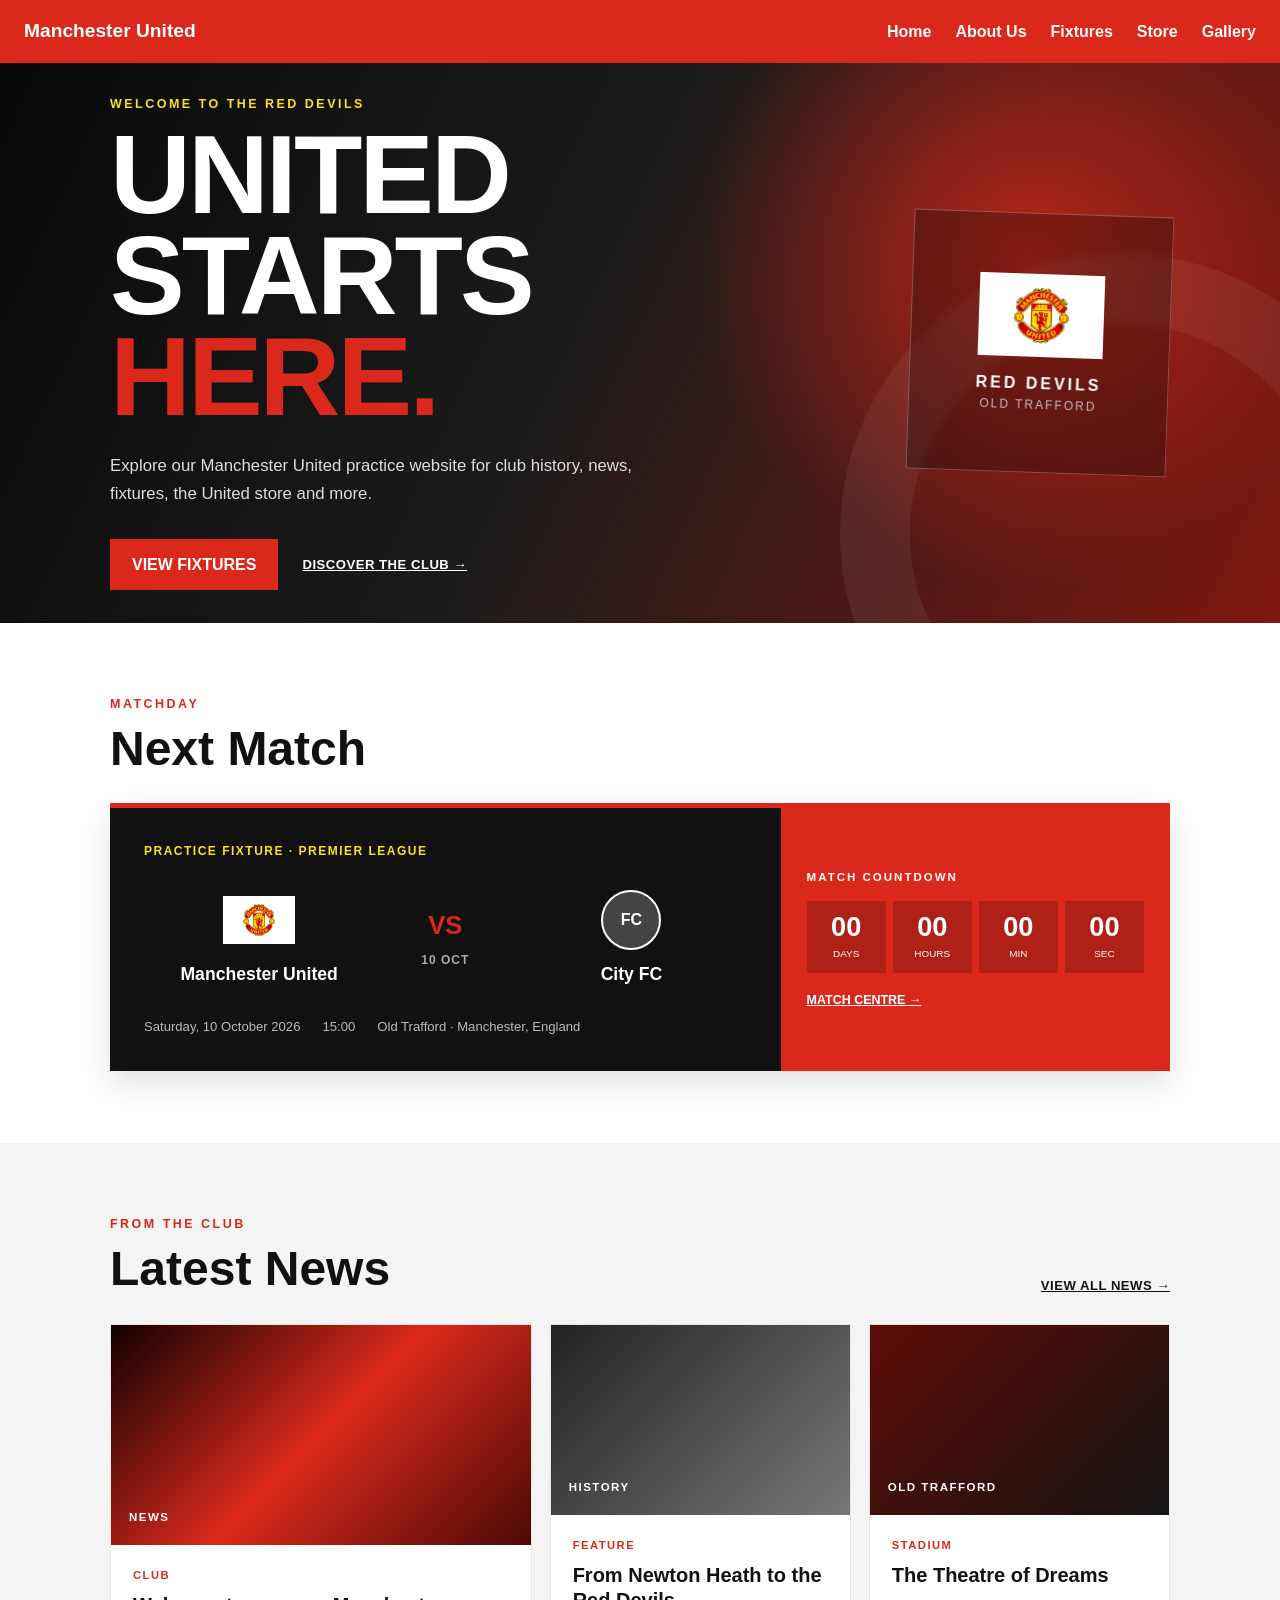
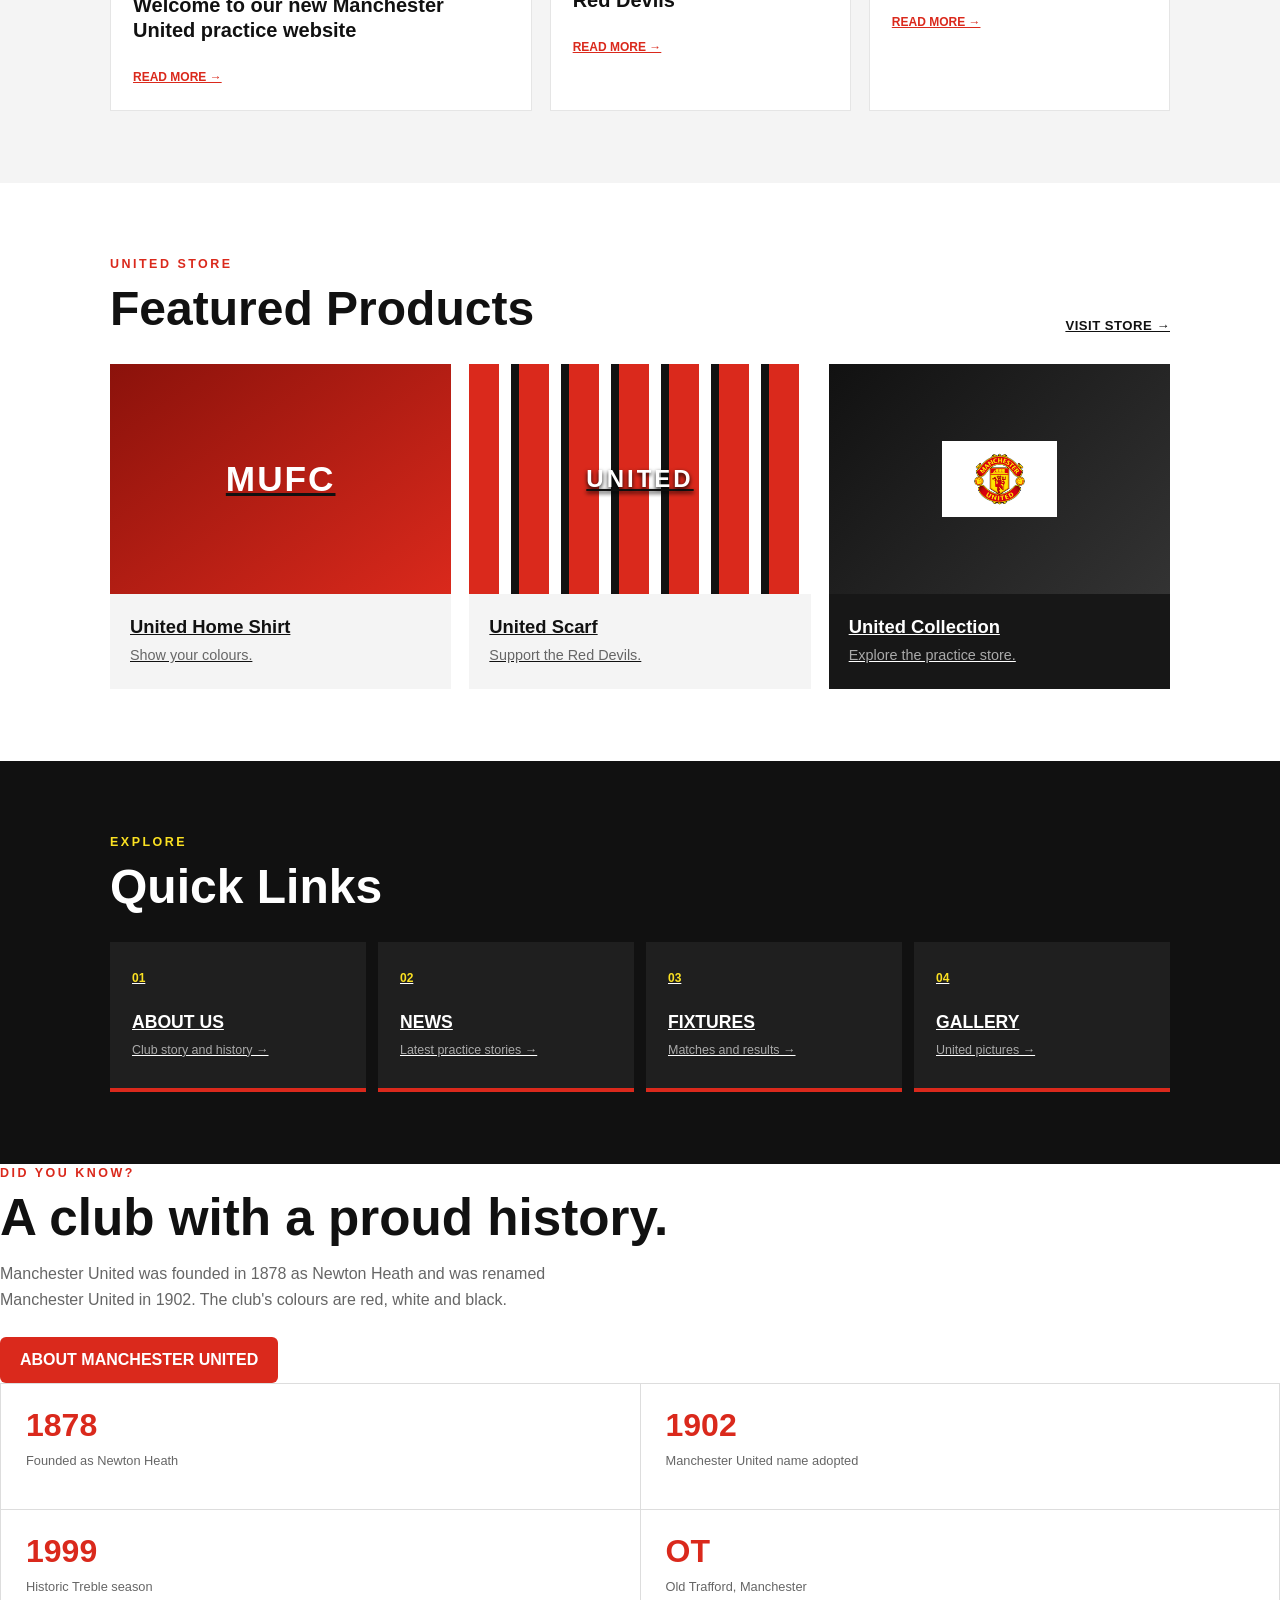
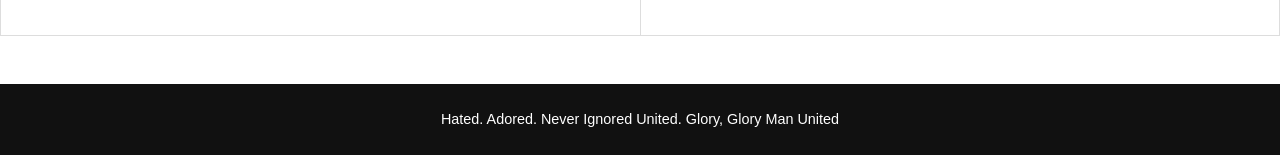
<file: index.html>
<!DOCTYPE html>
<html lang="en">
<head>
  <meta charset="UTF-8">
  <meta name="viewport" content="width=device-width, initial-scale=1">
  <title>Home | Manchester United</title>

  <link rel="stylesheet" href="css/base.css">
  <link rel="stylesheet" href="css/home.css">
</head>

<body>

  <!-- ===== NAV: DO NOT EDIT ===== -->
  <header>
    <nav class="site-nav">
      <a class="brand" href="index.html">Manchester United</a>
      <a href="index.html">Home</a>
      <a href="about.html">About Us</a>
      <a href="fixtures.html">Fixtures</a>
      <a href="store.html">Store</a>
      <a href="gallery.html">Gallery</a>
    </nav>
  </header>
  <!-- ===== END NAV ===== -->


  <!-- ===== HOME PAGE ===== -->
  <main>

    <!-- HERO -->
    <section class="home-hero">
      <div class="hero-content container">

        <div class="hero-copy">
          <p class="eyebrow">WELCOME TO THE RED DEVILS</p>

          <h1>
            United starts<br>
            <span>here.</span>
          </h1>

          <p class="hero-text">
            Explore our Manchester United practice website for club history,
            news, fixtures, the United store and more.
          </p>

          <div class="hero-actions">
            <a class="btn hero-btn" href="fixtures.html">
              VIEW FIXTURES
            </a>

            <a class="hero-link" href="about.html">
              DISCOVER THE CLUB →
            </a>
          </div>
        </div>

        <div class="hero-badge">
          <img
            src="images/home/man u logo.png"
            alt="Manchester United logo"
          >

          <p>RED DEVILS</p>
          <span>OLD TRAFFORD</span>
        </div>

      </div>
    </section>


    <!-- NEXT MATCH -->
    <section class="next-match container">

      <div class="section-heading">
        <p class="eyebrow">MATCHDAY</p>
        <h2>Next Match</h2>
      </div>

      <div class="match-card">

        <div class="match-main">

          <p class="competition">
            PRACTICE FIXTURE · PREMIER LEAGUE
          </p>

          <div class="teams-row">

            <div class="team">
              <img
                src="images/home/man u logo.png"
                alt="Manchester United logo"
              >
              <h3>Manchester United</h3>
            </div>

            <div class="match-vs">
              <span>VS</span>
              <strong>10 OCT</strong>
            </div>

            <div class="team">
              <div class="opponent-badge">FC</div>
              <h3>City FC</h3>
            </div>

          </div>

          <div class="match-details">
            <span>Saturday, 10 October 2026</span>
            <span>15:00</span>
            <span>Old Trafford · Manchester, England</span>
          </div>

        </div>


        <!-- COUNTDOWN -->
        <div class="countdown-panel">

          <p>MATCH COUNTDOWN</p>

          <div class="countdown">

            <div>
              <strong id="days">00</strong>
              <small>Days</small>
            </div>

            <div>
              <strong id="hours">00</strong>
              <small>Hours</small>
            </div>

            <div>
              <strong id="minutes">00</strong>
              <small>Min</small>
            </div>

            <div>
              <strong id="seconds">00</strong>
              <small>Sec</small>
            </div>

          </div>

          <a href="fixtures.html">
            MATCH CENTRE →
          </a>

        </div>

      </div>

    </section>


    <!-- LATEST NEWS -->
    <section class="latest-news">

      <div class="container">

        <div class="section-heading heading-row">

          <div>
            <p class="eyebrow">FROM THE CLUB</p>
            <h2>Latest News</h2>
          </div>

          <a class="section-link" href="news.html">
            VIEW ALL NEWS →
          </a>

        </div>


        <div class="news-grid">

          <!-- NEWS 1 -->
          <article class="news-card news-featured">

            <div class="news-image image-one">
              <span>NEWS</span>
            </div>

            <div class="news-card-body">

              <p>CLUB</p>

              <h3>
                Welcome to our new Manchester United practice website
              </h3>

              <a href="news.html">
                READ MORE →
              </a>

            </div>

          </article>


          <!-- NEWS 2 -->
          <article class="news-card">

            <div class="news-image image-two">
              <span>HISTORY</span>
            </div>

            <div class="news-card-body">

              <p>FEATURE</p>

              <h3>
                From Newton Heath to the Red Devils
              </h3>

              <a href="news.html">
                READ MORE →
              </a>

            </div>

          </article>

          <!-- NEWS 3 -->
          <article class="news-card">

            <div class="news-image image-three">
              <span>OLD TRAFFORD</span>
            </div>

            <div class="news-card-body">

              <p>STADIUM</p>

              <h3>
                The Theatre of Dreams
              </h3>

              <a href="news.html">
                READ MORE →
              </a>

            </div>

          </article>

        </div>

      </div>

    </section>


    <!-- FEATURED STORE -->
    <section class="store-strip container">

      <div class="section-heading heading-row">

        <div>
          <p class="eyebrow">UNITED STORE</p>
          <h2>Featured Products</h2>
        </div>

        <a class="section-link" href="store.html">
          VISIT STORE →
        </a>

      </div>


      <div class="products-grid">

        <!-- PRODUCT 1 -->
        <a class="product-card" href="store.html">

          <div class="product-art shirt-art">
            <span>MUFC</span>
          </div>

          <div>
            <h3>United Home Shirt</h3>
            <p>Show your colours.</p>
          </div>

        </a>


        <!-- PRODUCT 2 -->
        <a class="product-card" href="store.html">

          <div class="product-art scarf-art">
            <span>UNITED</span>
          </div>

          <div>
            <h3>United Scarf</h3>
            <p>Support the Red Devils.</p>
          </div>

        </a>


        <!-- PRODUCT 3 -->
        <a class="product-card dark-product" href="store.html">

          <div class="product-art collection-art">

            <img
              src="images/home/man u logo.png"
              alt="Manchester United logo"
            >

          </div>

          <div>
            <h3>United Collection</h3>
            <p>Explore the practice store.</p>
          </div>

        </a>

      </div>

    </section>


    <!-- QUICK LINKS -->
    <section class="quick-links">

      <div class="container">

        <div class="section-heading quick-heading">

          <p class="eyebrow">EXPLORE</p>
          <h2>Quick Links</h2>

        </div>


        <div class="quick-grid">

          <a href="about.html">
            <span>01</span>
            <strong>ABOUT US</strong>
            <small>Club story and history →</small>
          </a>

          <a href="news.html">
            <span>02</span>
            <strong>NEWS</strong>
            <small>Latest practice stories →</small>
          </a>

          <a href="fixtures.html">
            <span>03</span>
            <strong>FIXTURES</strong>
            <small>Matches and results →</small>
          </a>

          <a href="gallery.html">
            <span>04</span>
            <strong>GALLERY</strong>
            <small>United pictures →</small>
          </a>

        </div>

      </div>

    </section>


    <!-- CLUB FACTS -->
    

      <div class="facts-copy">

        <p class="eyebrow">DID YOU KNOW?</p>

        <h2>
          A club with a proud history.
        </h2>

        <p>
          Manchester United was founded in 1878 as Newton Heath and was
          renamed Manchester United in 1902. The club's colours are
          red, white and black.
        </p>

        <a class="btn" href="about.html">
          ABOUT MANCHESTER UNITED
        </a>

      </div>


      <div class="facts-grid">

        <div>
          <strong>1878</strong>
          <span>Founded as Newton Heath</span>
        </div>

        <div>
          <strong>1902</strong>
          <span>Manchester United name adopted</span>
        </div>

        <div>
          <strong>1999</strong>
          <span>Historic Treble season</span>
        </div>

        <div>
          <strong>OT</strong>
          <span>Old Trafford, Manchester</span>
        </div>

      </div>

    </section>

  </main>
  <!-- ===== END HOME PAGE ===== -->


  <!-- ===== FOOTER: DO NOT EDIT ===== -->
  <footer class="site-footer">
Hated. Adored. Never Ignored United.  Glory, Glory Man United
  </footer>
  <!-- ===== END FOOTER ===== -->


  <script src="js/home.js"></script>

</body>
</html>
</file>
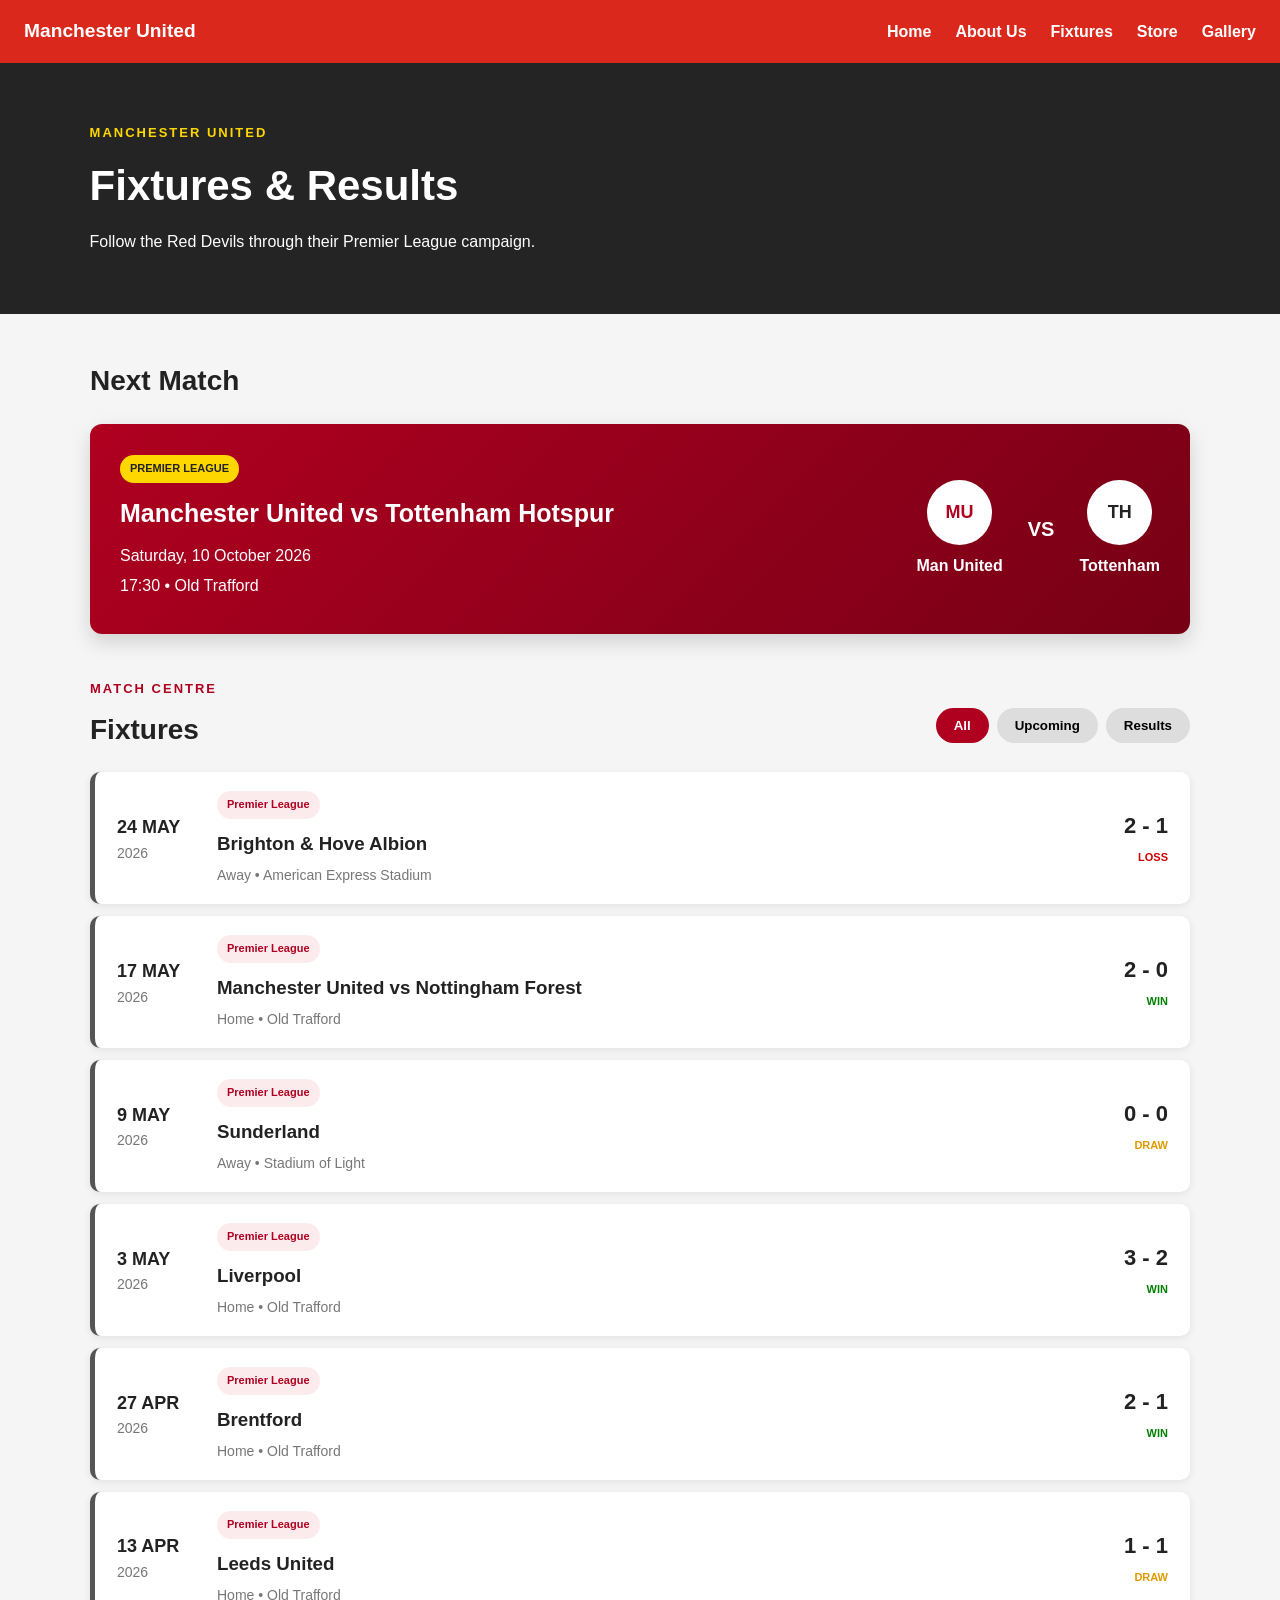
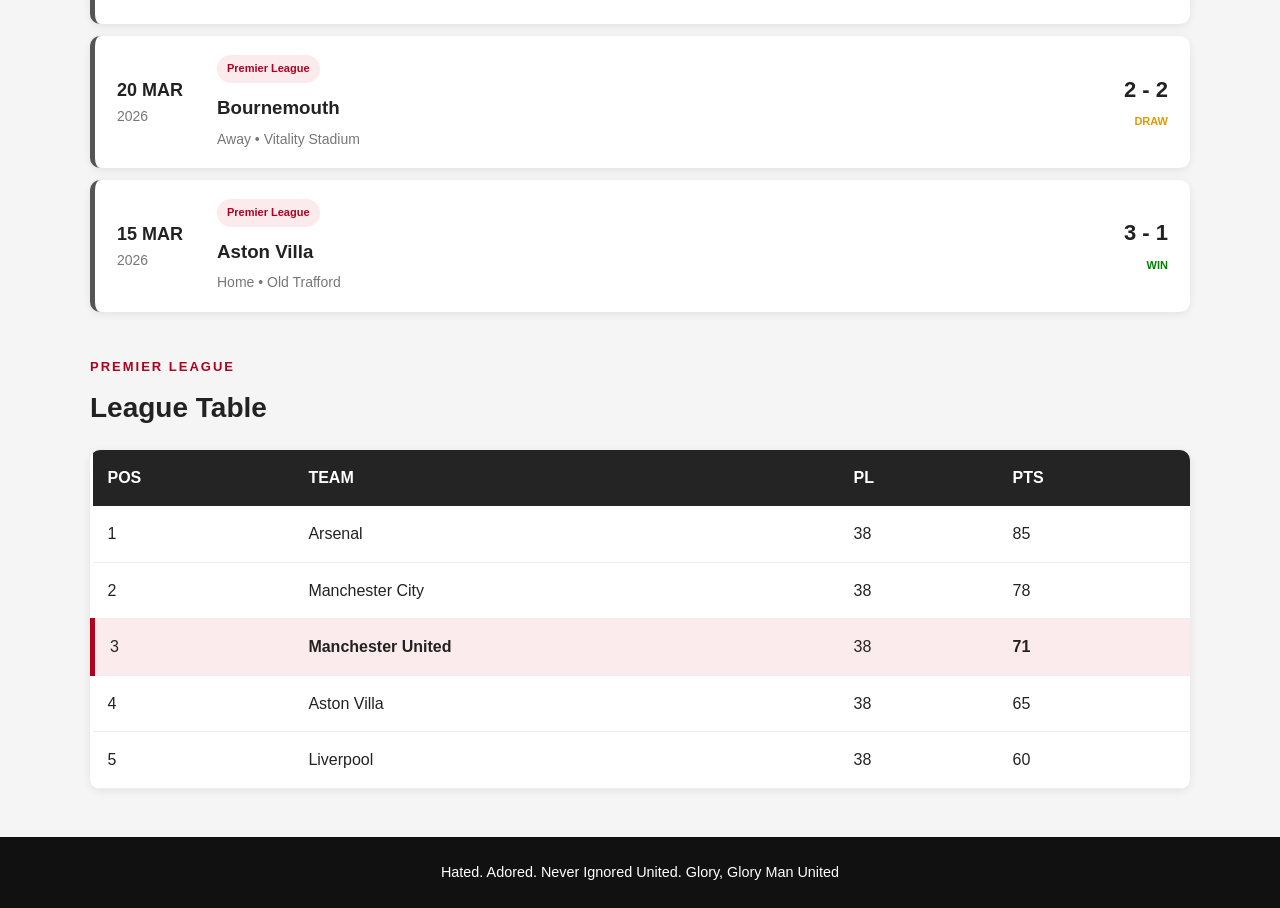
<file: fixtures.html>
<!DOCTYPE html>
<html lang="en">
<head>
  <meta charset="UTF-8">
  <meta name="viewport" content="width=device-width, initial-scale=1">
  <title>Fixtures | Manchester United</title>
  <link rel="stylesheet" href="css/base.css">
  <link rel="stylesheet" href="css/fixtures.css">
</head>
<body>

  <!-- ===== NAV: DO NOT EDIT (lead only). Copy is identical on every page. ===== -->
  <header>
    <nav class="site-nav">
      <a class="brand" href="index.html">Manchester United</a>
      <a href="index.html">Home</a>
      <a href="about.html">About Us</a>
      <a href="fixtures.html">Fixtures</a>
      <a href="store.html">Store</a>
      <a href="gallery.html">Gallery</a>
    </nav>
  </header>
  <!-- ===== END NAV ===== -->

  <!-- ===== YOUR PAGE STARTS HERE ===== -->
  
    <!-- HERO -->
    <section class="hero">
        <div>
            <p class="small-title">MANCHESTER UNITED</p>
            <h2>Fixtures & Results</h2>
            <p>Follow the Red Devils through their Premier League campaign.</p>
        </div>
    </section>


    <!-- NEXT MATCH -->
    <section class="next-match-section">

        <h2>Next Match</h2>

        <div class="next-match-card">

            <div class="match-info">
                <span class="competition">PREMIER LEAGUE</span>
                <h3>Manchester United vs Tottenham Hotspur</h3>
                <p>Saturday, 10 October 2026</p>
                <p>17:30 • Old Trafford</p>
            </div>

            <div class="teams">
                <div class="team">
                    <div class="team-logo">MU</div>
                    <strong>Man United</strong>
                </div>

                <span class="vs">VS</span>

                <div class="team">
                    <div class="team-logo spurs">TH</div>
                    <strong>Tottenham</strong>
                </div>
            </div>

        </div>
    </section>


    <!-- FIXTURES -->
    <section class="fixtures-section">

        <div class="section-heading">
            <div>
                <p class="small-title">MATCH CENTRE</p>
                <h2>Fixtures</h2>
            </div>

            <div class="filter-buttons">
                <button class="filter-btn active" onclick="showMatches('all')">
                    All
                </button>

                <button class="filter-btn" onclick="showMatches('upcoming')">
                    Upcoming
                </button>

                <button class="filter-btn" onclick="showMatches('results')">
                    Results
                </button>
            </div>
        </div>


        <div class="fixtures-list">

            <!-- RESULT -->
            <div class="match-card result">
                <div class="date">
                    <strong>24 MAY</strong>
                    <span>2026</span>
                </div>

                <div class="match-details">
                    <span class="competition">Premier League</span>
                    <h3>Brighton & Hove Albion</h3>
                    <p>Away • American Express Stadium</p>
                </div>

                <div class="score">
                    <strong>2 - 1</strong>
                    <span class="loss">LOSS</span>
                </div>
            </div>


            <!-- RESULT -->
            <div class="match-card result">
                <div class="date">
                    <strong>17 MAY</strong>
                    <span>2026</span>
                </div>

                <div class="match-details">
                    <span class="competition">Premier League</span>
                    <h3>Manchester United vs Nottingham Forest</h3>
                    <p>Home • Old Trafford</p>
                </div>

                <div class="score">
                    <strong>2 - 0</strong>
                    <span class="win">WIN</span>
                </div>
            </div>


            <!-- RESULT -->
            <div class="match-card result">
                <div class="date">
                    <strong>9 MAY</strong>
                    <span>2026</span>
                </div>

                <div class="match-details">
                    <span class="competition">Premier League</span>
                    <h3>Sunderland</h3>
                    <p>Away • Stadium of Light</p>
                </div>

                <div class="score">
                    <strong>0 - 0</strong>
                    <span class="draw">DRAW</span>
                </div>
            </div>


            <!-- RESULT -->
            <div class="match-card result">
                <div class="date">
                    <strong>3 MAY</strong>
                    <span>2026</span>
                </div>

                <div class="match-details">
                    <span class="competition">Premier League</span>
                    <h3>Liverpool</h3>
                    <p>Home • Old Trafford</p>
                </div>

                <div class="score">
                    <strong>3 - 2</strong>
                    <span class="win">WIN</span>
                </div>
            </div>


            <!-- RESULT -->
            <div class="match-card result">
                <div class="date">
                    <strong>27 APR</strong>
                    <span>2026</span>
                </div>

                <div class="match-details">
                    <span class="competition">Premier League</span>
                    <h3>Brentford</h3>
                    <p>Home • Old Trafford</p>
                </div>

                <div class="score">
                    <strong>2 - 1</strong>
                    <span class="win">WIN</span>
                </div>
            </div>


            <!-- RESULT -->
            <div class="match-card result">
                <div class="date">
                    <strong>13 APR</strong>
                    <span>2026</span>
                </div>

                <div class="match-details">
                    <span class="competition">Premier League</span>
                    <h3>Leeds United</h3>
                    <p>Home • Old Trafford</p>
                </div>

                <div class="score">
                    <strong>1 - 1</strong>
                    <span class="draw">DRAW</span>
                </div>
            </div>


            <!-- RESULT -->
            <div class="match-card result">
                <div class="date">
                    <strong>20 MAR</strong>
                    <span>2026</span>
                </div>

                <div class="match-details">
                    <span class="competition">Premier League</span>
                    <h3>Bournemouth</h3>
                    <p>Away • Vitality Stadium</p>
                </div>

                <div class="score">
                    <strong>2 - 2</strong>
                    <span class="draw">DRAW</span>
                </div>
            </div>


            <!-- RESULT -->
            <div class="match-card result">
                <div class="date">
                    <strong>15 MAR</strong>
                    <span>2026</span>
                </div>

                <div class="match-details">
                    <span class="competition">Premier League</span>
                    <h3>Aston Villa</h3>
                    <p>Home • Old Trafford</p>
                </div>

                <div class="score">
                    <strong>3 - 1</strong>
                    <span class="win">WIN</span>
                </div>
            </div>

        </div>
    </section>


    <!-- LEAGUE TABLE -->
    <section class="table-section">

        <div class="section-heading">
            <div>
                <p class="small-title">PREMIER LEAGUE</p>
                <h2>League Table</h2>
            </div>
        </div>

        <div class="table-container">

            <table>

                <thead>
                    <tr>
                        <th>POS</th>
                        <th>TEAM</th>
                        <th>PL</th>
                        <th>PTS</th>
                    </tr>
                </thead>

                <tbody>

                    <tr>
                        <td>1</td>
                        <td>Arsenal</td>
                        <td>38</td>
                        <td>85</td>
                    </tr>

                    <tr>
                        <td>2</td>
                        <td>Manchester City</td>
                        <td>38</td>
                        <td>78</td>
                    </tr>

                    <tr class="man-utd-row">
                        <td>3</td>
                        <td><strong>Manchester United</strong></td>
                        <td>38</td>
                        <td><strong>71</strong></td>
                    </tr>

                    <tr>
                        <td>4</td>
                        <td>Aston Villa</td>
                        <td>38</td>
                        <td>65</td>
                    </tr>

                    <tr>
                        <td>5</td>
                        <td>Liverpool</td>
                        <td>38</td>
                        <td>60</td>
                    </tr>

                </tbody>

            </table>

        </div>

    </section>


  <!-- ===== YOUR PAGE ENDS HERE ===== -->

  <!-- ===== FOOTER: DO NOT EDIT (lead only) ===== -->
  <footer class="site-footer">
   Hated. Adored. Never Ignored United.  Glory, Glory Man United
  </footer>
  <!-- ===== END FOOTER ===== -->

  <script src="js/fixtures.js"></script>
</body>
</html>
</file>
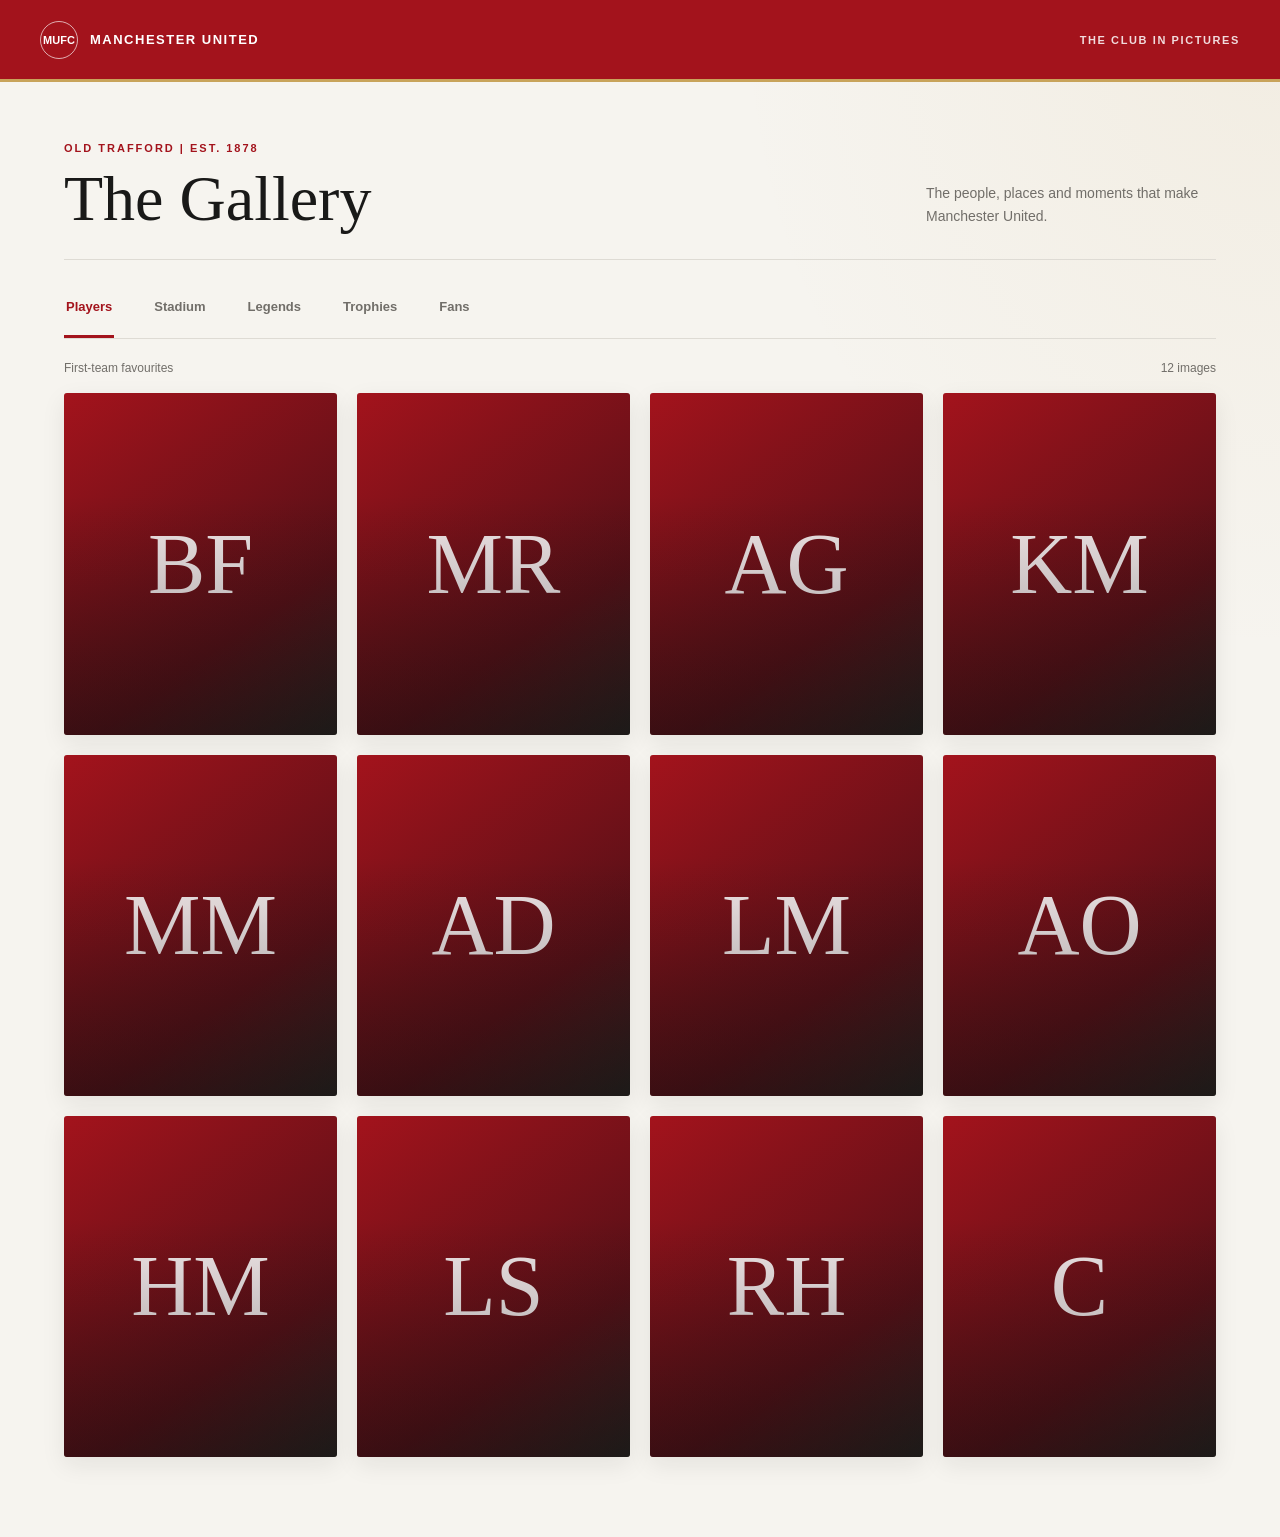
<file: gallery.html>
<!doctype html>
<html lang="en">
<head>
	<meta charset="utf-8">
	<meta name="viewport" content="width=device-width, initial-scale=1">
	<meta name="theme-color" content="#8f1018">
	<meta name="description" content="Explore Manchester United players, Old Trafford, club legends, trophies and supporters in pictures.">
	<title>Manchester United | The Gallery</title>
	<link rel="stylesheet" href="css/gallery.css">
</head>
<body>
	<header class="masthead">
		<div class="brand"><span class="crest" aria-hidden="true">MUFC</span> Manchester United</div>
		<span class="masthead-note">The club in pictures</span>
	</header>

	<main>
		<section class="intro" aria-labelledby="page-title">
			<div>
				<p class="eyebrow">Old Trafford | Est. 1878</p>
				<h1 id="page-title">The Gallery</h1>
			</div>
			<p class="intro-copy">The people, places and moments that make Manchester United.</p>
		</section>

		<nav class="tabs" role="tablist" aria-label="Gallery categories">
			<button class="tab" id="tab-players" type="button" role="tab" aria-selected="true" aria-controls="gallery" data-category="players">Players</button>
			<button class="tab" id="tab-stadium" type="button" role="tab" aria-selected="false" aria-controls="gallery" data-category="stadium">Stadium</button>
			<button class="tab" id="tab-legends" type="button" role="tab" aria-selected="false" aria-controls="gallery" data-category="legends">Legends</button>
			<button class="tab" id="tab-trophies" type="button" role="tab" aria-selected="false" aria-controls="gallery" data-category="trophies">Trophies</button>
			<button class="tab" id="tab-fans" type="button" role="tab" aria-selected="false" aria-controls="gallery" data-category="fans">Fans</button>
		</nav>

		<div class="gallery-meta">
			<span id="category-label">First-team favourites</span>
			<span id="image-count" aria-live="polite"></span>
		</div>
		<section class="gallery" id="gallery" role="tabpanel" aria-labelledby="tab-players"></section>
	</main>

	<div class="lightbox" id="lightbox" role="dialog" aria-modal="true" aria-label="Image viewer" tabindex="-1" hidden>
		<button class="lightbox-button lightbox-close" type="button" aria-label="Close image viewer" data-action="close">&times;</button>
		<button class="lightbox-button lightbox-prev" type="button" aria-label="Previous image" data-action="previous">&#8249;</button>
		<img class="lightbox-image" id="lightbox-image" alt="">
		<button class="lightbox-button lightbox-next" type="button" aria-label="Next image" data-action="next">&#8250;</button>
		<p class="lightbox-caption" id="lightbox-caption"></p>
	</div>

	<script src="js/gallery.js" defer></script>
</body>
</html>
</file>
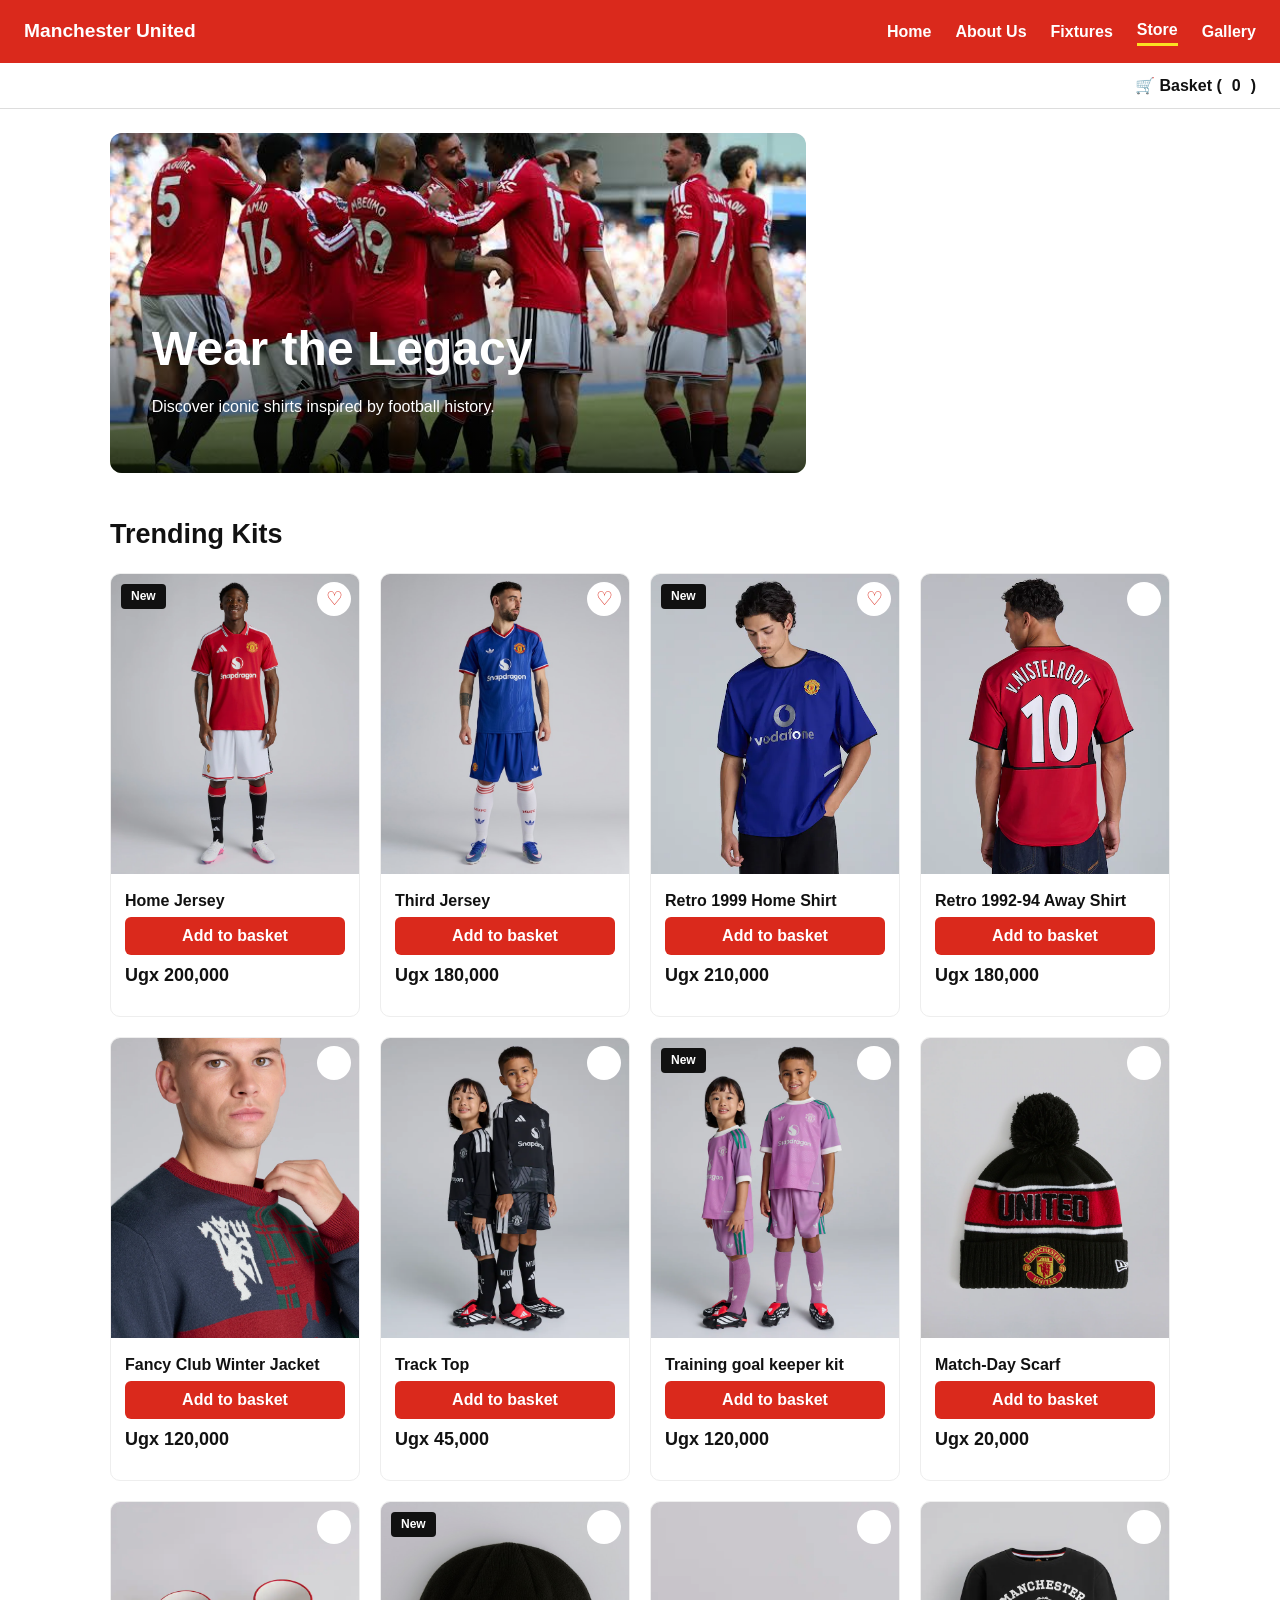
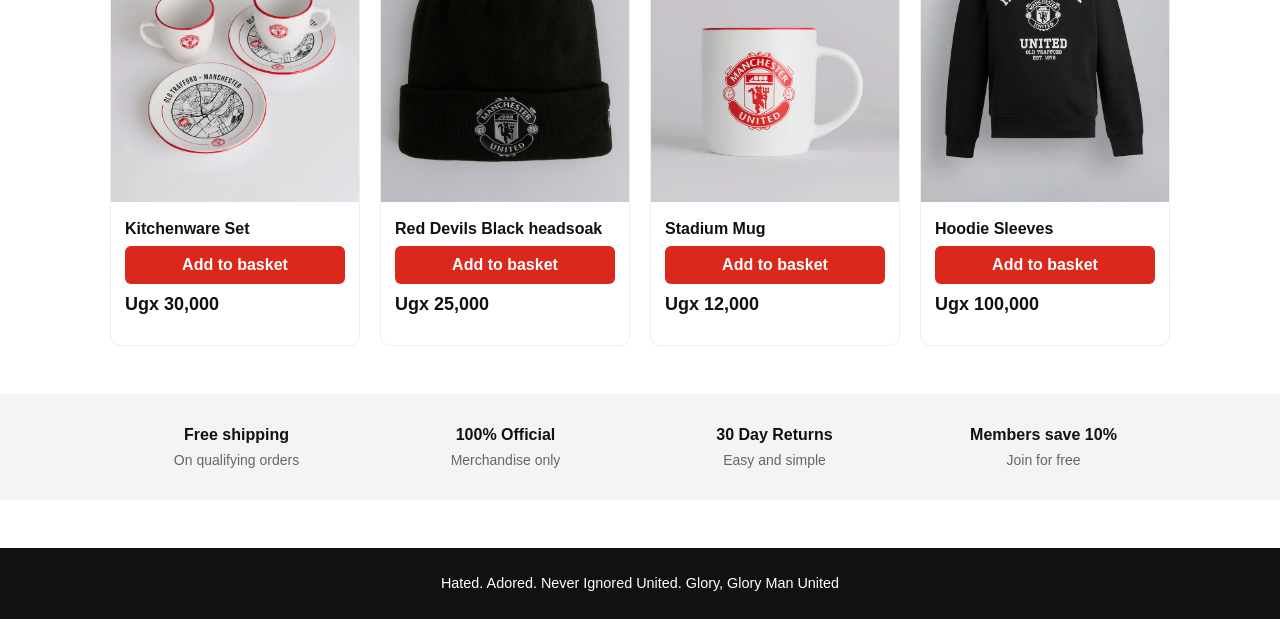
<file: store.html>
<!DOCTYPE html>
<html lang="en">
<head>
  <meta charset="UTF-8">
  <meta name="viewport" content="width=device-width, initial-scale=1">
  <title>Store | Manchester United</title>
  <link rel="stylesheet" href="css/base.css">
  <link rel="stylesheet" href="css/store.css">
</head>
<body>

  <!-- ===== NAV: DO NOT EDIT (lead only). Copy is identical on every page. ===== -->
  <header>
    <nav class="site-nav">
      <a class="brand" href="index.html">Manchester United</a>
      <a href="index.html">Home</a>
      <a href="about.html">About Us</a>
      <a href="fixtures.html">Fixtures</a>
      <a href="store.html" class="active">Store</a>
      <a href="gallery.html">Gallery</a>
    </nav>
  </header>
  <!-- ===== END NAV ===== -->

 <div class="category-bar">
        <div class="basket">🛒 Basket (<span id="basket-count">0</span>)</div>
      </div>
    </div>
    
  <main class="store">
    <!-- 3. Hero banner + two small promo tiles -->
    <section class="container hero-grid">
      <div class="hero-main">
        <img src="images/store/live screen.jpg" alt="Wear the Legacy">
        <div class="hero-text">
          <h1>Wear the Legacy</h1>
          <p>Discover iconic shirts inspired by football history.</p>
        </div>
      </div>
    </section>

    <!-- 4. Products -->
    <section class="container" id="products">
      <div class="section-head">
        <h2>Trending Kits</h2>
      </div>
      <div class="product-grid">
        <article class="product jerseys new">
          <div class="product-img">
            <span class="badge ">New</span>
            <button class="heart" aria-label="Save to wishlist">♡</button>
            <img src="images/store/full kit.webp" alt="Home Jersey">
          </div>
          <div class="product-info">
            <h3>Home Jersey</h3>
            <button class="add-btn">Add to basket</button>
            <p class="price"><span class="now">Ugx 200,000</span></p>
          </div>
        </article>
        <article class="product jerseys">
          <div class="product-img">
            
            <button class="heart" aria-label="Save to wishlist">♡</button>
            <img src="images/store/away kit 3.jpg" alt="Third Jersey">
          </div>
          <div class="product-info">
            <h3>Third Jersey</h3>
            <button class="add-btn">Add to basket</button>
            <p class="price"><span class="now">Ugx 180,000</span></p>
          </div>
        </article>

        <article class="product retro new">
          <div class="product-img">
            <span class="badge ">New</span>
            <button class="heart" aria-label="Save to wishlist">♡</button>
            <img src="images/store/kit 2.webp" alt="Retro 1999 Home Shirt">
          </div>
          <div class="product-info">
            <h3>Retro 1999 Home Shirt</h3>
            <button class="add-btn">Add to basket</button>
            <p class="price"><span class="now">Ugx 210,000</span></p>
          </div>
        </article>

        <article class="product retro">
          <div class="product-img">
            
            <button class="heart" aria-label="Save to wishlist"></button>
            <img src="images/store/kit 1.webp" alt="Retro 1992-94 Away Shirt">
          </div>
          <div class="product-info">
            <h3>Retro 1992-94 Away Shirt</h3>
            <button class="add-btn">Add to basket</button>
            <p class="price"><span class="now">Ugx 180,000</span></p>
          </div>
        </article>

        <article class="product jerseys">
          <div class="product-img">
            
            <button class="heart" aria-label="Save to wishlist"></button>
            <img src="images/store/jumper.webp" alt="Fancy Club Winter Jacket">
          </div>
          <div class="product-info">
            <h3>Fancy Club Winter Jacket</h3>
            <button class="add-btn">Add to basket</button>
            <p class="price"><span class="now">Ugx 120,000</span></p>
          </div>
        </article>

        <article class="product trainingwear sale">
          <div class="product-img">
            <button class="heart" aria-label="Save to wishlist"></button>
            <img src="images/store/black kit.webp" alt="Track Top">
          </div>
          <div class="product-info">
            <h3>Track Top</h3>
            <button class="add-btn">Add to basket</button>
            <p class="price"><span class="now">Ugx 45,000</span></p>
          </div>
        </article>

        <article class="product trainingwear new">
          <div class="product-img">
            <span class="badge ">New</span>
            <button class="heart" aria-label="Save to wishlist"></button>
            <img src="images/store/goal keeper ki.webp" alt="Training Jacket">
          </div>
          <div class="product-info">
            <h3>Training goal keeper kit</h3>
            <button class="add-btn">Add to basket</button>
            <p class="price"><span class="now">Ugx 120,000 </span></p>
          </div>
        </article>

        <article class="product accessories">
          <div class="product-img">
            
            <button class="heart" aria-label="Save to wishlist"></button>
            <img src="images/store/headsoak.webp" alt="Match-Day Scarf">
          </div>
          <div class="product-info">
            <h3>Match-Day Scarf</h3>
            <button class="add-btn">Add to basket</button>
            <p class="price"><span class="now">Ugx 20,000</span></p>
          </div>
        </article>

        <article class="product accessories sale">
          <div class="product-img">
            <button class="heart" aria-label="Save to wishlist"></button>
            <img src="images/store/kitchen.webp" alt="Kitchenware Set">
          </div>
          <div class="product-info">
            <h3>Kitchenware Set</h3>
            <button class="add-btn">Add to basket</button>
            <p class="price"><span class="now">Ugx 30,000</span></p>
          </div>
        </article>

        <article class="product accessories new">
          <div class="product-img">
            <span class="badge ">New</span>
            <button class="heart" aria-label="Save to wishlist"></button>
            <img src="images/store/head 2.jpg" alt="Red Devils Cap">
          </div>
          <div class="product-info">
            <h3>Red Devils Black headsoak</h3>
            <button class="add-btn">Add to basket</button>
            <p class="price"><span class="now">Ugx 25,000</span></p>
          </div>
        </article>

        <article class="product accessories">
          <div class="product-img">
            
            <button class="heart" aria-label="Save to wishlist"></button>
            <img src="images/store/mug.webp" alt="Stadium Mug">
          </div>
          <div class="product-info">
            <h3>Stadium Mug</h3>
            <button class="add-btn">Add to basket</button>
            <p class="price"><span class="now">Ugx 12,000</span></p>
          </div>
        </article>

        
        <article class="product accessories">
          <div class="product-img">
            
            <button class="heart" aria-label="Save to wishlist"></button>
            <img src="images/store/sleeved hoody.webp" alt="hoodie sleeves">
          </div>
          <div class="product-info">
            <h3>Hoodie Sleeves</h3>
            <button class="add-btn">Add to basket</button>
            <p class="price"><span class="now">Ugx 100,000</span></p>
          </div>
        </article>
      </div>
    </section>

    <!-- 6. Trust strip -->
    <section class="trust">
      <div class="container trust-grid">
        <div><strong>Free shipping</strong><span>On qualifying orders</span></div>
        <div><strong>100% Official</strong><span>Merchandise only</span></div>
        <div><strong>30 Day Returns</strong><span>Easy and simple</span></div>
        <div><strong>Members save 10%</strong><span>Join for free</span></div>
      </div>
    </section>

  </main>
  <!-- ===== YOUR PAGE ENDS HERE ===== -->

  <!-- ===== FOOTER: DO NOT EDIT (lead only) ===== -->
  <footer class="site-footer">
  Hated. Adored. Never Ignored United.  Glory, Glory Man United
  </footer>
  <!-- ===== END FOOTER ===== -->

  <script src="js/store.js"></script>
</body>
</html>
</file>
<file: css/base.css>
/* ============================================================
   base.css - SHARED STYLES. Only the lead edits this file.
   Need a change? Ask the lead (open an Issue on GitHub).
   ============================================================ */
:root{
  --red:#DA291C;
  --red-dark:#a81f15;
  --black:#111111;
  --gold:#FBE122;
  --white:#ffffff;
  --grey:#f4f4f4;
  --font:'Segoe UI',Arial,sans-serif;
  --max-width:1100px;
}
*{box-sizing:border-box;margin:0;padding:0}
body{font-family:var(--font);color:var(--black);line-height:1.6;background:var(--white)}
img{max-width:100%;display:block}
a{color:inherit}

/* Navigation */
.site-nav{background:var(--red);display:flex;align-items:center;gap:24px;padding:16px 24px;flex-wrap:wrap}
.site-nav .brand{color:var(--white);font-weight:800;font-size:1.2rem;margin-right:auto;text-decoration:none}
.site-nav a{color:var(--white);text-decoration:none;font-weight:600}
.site-nav a:hover{color:var(--gold)}
.site-nav a.active{border-bottom:3px solid var(--gold)}

/* Footer */
.site-footer{background:var(--black);color:var(--white);text-align:center;padding:24px;margin-top:48px;font-size:.9rem}

/* Shared helpers you MAY use in your page */
.container{max-width:var(--max-width);margin:0 auto;padding:0 20px}
.btn{display:inline-block;background:var(--red);color:var(--white);padding:10px 20px;border-radius:6px;text-decoration:none;font-weight:600}
.btn:hover{background:var(--red-dark)}
</file>
<file: css/home.css>
/* ============================================================
   HOME PAGE STYLES
   Only for index.html. Do not edit base.css.
   ============================================================ */

.home-hero {
  position: relative;
  min-height: 560px;
  overflow: hidden;
  color: var(--white);

  background:
    radial-gradient(
      circle at 80% 35%,
      rgba(218, 41, 28, .75),
      transparent 30%
    ),
    linear-gradient(
      115deg,
      #090909 0%,
      #1b1b1b 45%,
      #7f1710 100%
    );
}

.home-hero::after {
  content: "";
  position: absolute;
  width: 420px;
  height: 420px;
  right: -120px;
  bottom: -190px;
  border-radius: 50%;
  border: 70px solid rgba(255,255,255,.06);
}

.hero-content {
  min-height: 560px;
  display: flex;
  align-items: center;
  justify-content: space-between;
  gap: 40px;
}

.hero-copy {
  max-width: 680px;
  position: relative;
  z-index: 1;
}

.eyebrow {
  color: var(--red);
  font-size: .78rem;
  font-weight: 800;
  letter-spacing: 2.5px;
  margin-bottom: 8px;
}

.home-hero .eyebrow,
.quick-links .eyebrow {
  color: var(--gold);
}

.hero-copy h1 {
  font-size: clamp(4rem, 9vw, 7rem);
  line-height: .9;
  text-transform: uppercase;
  letter-spacing: -3px;
  margin: 10px 0 24px;
}

.hero-copy h1 span {
  color: var(--red);
}

.hero-text {
  max-width: 580px;
  color: #ddd;
  font-size: 1.05rem;
  line-height: 1.7;
  margin-bottom: 30px;
}

.hero-actions {
  display: flex;
  align-items: center;
  gap: 24px;
  flex-wrap: wrap;
}

.hero-btn {
  border-radius: 0;
  padding: 13px 22px;
}

.hero-link,
.section-link {
  color: var(--white);
  font-weight: 800;
  font-size: .82rem;
  letter-spacing: .5px;
}

.hero-link:hover,
.section-link:hover {
  color: var(--gold);
}

.hero-badge {
  width: 260px;
  min-width: 220px;
  height: 260px;

  border: 1px solid rgba(255,255,255,.25);
  background: rgba(0,0,0,.28);

  backdrop-filter: blur(5px);

  display: flex;
  flex-direction: column;
  align-items: center;
  justify-content: center;

  position: relative;
  z-index: 1;

  transform: rotate(2deg);
}

.hero-badge img {
  width: 125px;
  height: 90px;
  object-fit: contain;
}

.hero-badge p {
  font-weight: 900;
  letter-spacing: 3px;
  margin-top: 10px;
}

.hero-badge span {
  color: #bbb;
  font-size: .75rem;
  letter-spacing: 2px;
}


/* NEXT MATCH */

.next-match,
.store-strip,
.club-facts {
  padding-top: 72px;
  padding-bottom: 72px;
}

.section-heading {
  margin-bottom: 28px;
}

.section-heading h2 {
  font-size: clamp(2rem, 4vw, 3rem);
  line-height: 1.1;
}

.heading-row {
  display: flex;
  justify-content: space-between;
  align-items: end;
  gap: 20px;
}

.heading-row .section-link {
  color: var(--black);
}

.match-card {
  display: grid;
  grid-template-columns: 1.55fr .9fr;

  background: var(--black);
  color: var(--white);

  border-top: 5px solid var(--red);

  box-shadow: 0 12px 30px rgba(0,0,0,.12);
}

.match-main {
  padding: 34px;
}

.competition {
  color: var(--gold);
  font-size: .75rem;
  font-weight: 800;
  letter-spacing: 1.5px;
}

.teams-row {
  display: grid;
  grid-template-columns: 1fr 110px 1fr;
  align-items: center;
  text-align: center;
  gap: 16px;
  margin: 28px 0;
}

.team img {
  width: 72px;
  height: 60px;
  object-fit: contain;
  margin: 0 auto 10px;
}

.team h3 {
  font-size: 1.1rem;
}

.match-vs span {
  display: block;
  color: var(--red);
  font-size: 1.6rem;
  font-weight: 900;
}

.match-vs strong {
  color: #aaa;
  font-size: .75rem;
  letter-spacing: 1px;
}

.opponent-badge {
  width: 60px;
  height: 60px;
  margin: 0 auto 10px;

  border: 2px solid #fff;
  border-radius: 50%;

  background: #444;

  display: grid;
  place-items: center;

  font-weight: 900;
}

.match-details {
  display: flex;
  flex-wrap: wrap;
  gap: 10px 22px;

  color: #bbb;
  font-size: .82rem;
}


/* COUNTDOWN */

.countdown-panel {
  padding: 34px 26px;
  background: var(--red);

  display: flex;
  flex-direction: column;
  justify-content: center;
}

.countdown-panel > p {
  font-size: .72rem;
  font-weight: 800;
  letter-spacing: 2px;
  margin-bottom: 15px;
}

.countdown {
  display: grid;
  grid-template-columns: repeat(4, 1fr);
  gap: 7px;
}

.countdown div {
  background: rgba(0,0,0,.2);
  padding: 12px 4px;
  text-align: center;
}

.countdown strong {
  display: block;
  font-size: 1.7rem;
  line-height: 1;
}

.countdown small {
  display: block;
  margin-top: 5px;
  font-size: .62rem;
  text-transform: uppercase;
}

.countdown-panel a {
  color: #fff;
  font-weight: 800;
  font-size: .78rem;
  margin-top: 18px;
}


/* LATEST NEWS */

.latest-news {
  background: var(--grey);
  padding: 72px 0;
}

.news-grid {
  display: grid;
  grid-template-columns: 1.4fr 1fr 1fr;
  gap: 18px;
}

.news-card {
  background: #fff;
  border: 1px solid #e5e5e5;

  transition:
    transform .2s ease,
    box-shadow .2s ease;
}

.news-card:hover {
  transform: translateY(-5px);
  box-shadow: 0 12px 28px rgba(0,0,0,.12);
}

.news-image {
  height: 190px;

  display: flex;
  align-items: end;

  padding: 18px;

  color: #fff;
  font-size: .72rem;
  font-weight: 900;
  letter-spacing: 1.5px;
}

.news-featured .news-image {
  height: 220px;
}

.image-one {
  background:
    linear-gradient(
      135deg,
      #120000,
      var(--red),
      #4a0905
    );
}

.image-two {
  background:
    linear-gradient(
      135deg,
      #222,
      #777
    );
}

.image-three {
  background:
    linear-gradient(
      135deg,
      #5d0b05,
      #151515
    );
}

.news-card-body {
  padding: 22px;
}

.news-card-body > p {
  color: var(--red);
  font-size: .7rem;
  font-weight: 900;
  letter-spacing: 1.5px;
}

.news-card-body h3 {
  font-size: 1.25rem;
  line-height: 1.25;
  margin: 8px 0 20px;
}

.news-card-body a {
  color: var(--red);
  font-size: .75rem;
  font-weight: 900;
}


/* STORE */

.store-strip {
  background: #fff;
}

.products-grid {
  display: grid;
  grid-template-columns: repeat(3, 1fr);
  gap: 18px;
}

.product-card {
  color: var(--black);
  background: var(--grey);
  padding-bottom: 22px;

  transition: transform .2s ease;
}

.product-card:hover {
  transform: translateY(-5px);
}

.product-card > div:last-child {
  padding: 0 20px;
}

.product-card h3 {
  margin-top: 18px;
  font-size: 1.15rem;
}

.product-card p {
  color: #666;
  margin-top: 3px;
  font-size: .9rem;
}

.product-art {
  height: 230px;

  display: grid;
  place-items: center;

  overflow: hidden;
}

.shirt-art {
  background:
    linear-gradient(
      145deg,
      #8b120b,
      var(--red)
    );

  color: #fff;

  font-size: 2.2rem;
  font-weight: 900;
  letter-spacing: 2px;
}

.scarf-art {
  background:
    repeating-linear-gradient(
      90deg,
      var(--red) 0 30px,
      #fff 30px 42px,
      var(--black) 42px 50px
    );

  color: #fff;

  text-shadow: 0 2px 4px #000;

  font-size: 1.5rem;
  font-weight: 900;
  letter-spacing: 3px;
}

.collection-art {
  background:
    linear-gradient(
      135deg,
      #111,
      #333
    );
}

.collection-art img {
  width: 115px;
  height: 85px;
  object-fit: contain;
}

.dark-product {
  background: #171717;
  color: #fff;
}

.dark-product p {
  color: #aaa;
}


/* QUICK LINKS */

.quick-links {
  padding: 72px 0;

  background: var(--black);
  color: #fff;
}

.quick-grid {
  display: grid;
  grid-template-columns: repeat(4, 1fr);
  gap: 12px;
}

.quick-grid a {
  min-height: 150px;
  padding: 22px;

  background: #1f1f1f;

  border-bottom: 4px solid var(--red);

  color: #fff;

  transition:
    background .2s ease,
    transform .2s ease;
}

.quick-grid a:hover {
  background: var(--red);
  transform: translateY(-4px);
}

.quick-grid span {
  color: var(--gold);
  font-size: .75rem;
  font-weight: 800;
}

.quick-grid strong,
.quick-grid small {
  display: block;
}

.quick-grid strong {
  margin: 18px 0 5px;
  font-size: 1.1rem;
}

.quick-grid small {
  color: #aaa;
  font-size: .78rem;
}

.quick-grid a:hover small {
  color: #fff;
}


/* CLUB FACTS */

.club-facts {
  display: grid;
  grid-template-columns: 1.1fr 1fr;

  gap: 60px;

  align-items: center;
}

.facts-copy h2 {
  font-size: clamp(2rem, 4vw, 3.4rem);
  line-height: 1;

  margin: 8px 0 18px;
}

.facts-copy > p:not(.eyebrow) {
  color: #666;

  max-width: 600px;

  margin-bottom: 25px;
}

.facts-grid {
  display: grid;
  grid-template-columns: 1fr 1fr;

  gap: 1px;

  background: #ddd;

  border: 1px solid #ddd;
}

.facts-grid div {
  background: #fff;

  padding: 25px;

  min-height: 125px;
}

.facts-grid strong,
.facts-grid span {
  display: block;
}

.facts-grid strong {
  color: var(--red);

  font-size: 2rem;

  line-height: 1;
}

.facts-grid span {
  color: #666;

  font-size: .8rem;

  margin-top: 10px;
}


/* TABLET */

@media (max-width: 850px) {

  .hero-content {
    min-height: 500px;
  }

  .hero-badge {
    width: 190px;
    min-width: 190px;
    height: 190px;
  }

  .hero-badge img {
    width: 90px;
    height: 65px;
  }

  .match-card,
  .club-facts {
    grid-template-columns: 1fr;
  }

  .news-grid,
  .products-grid {
    grid-template-columns: 1fr 1fr;
  }

  .news-featured {
    grid-column: 1 / -1;
  }

  .quick-grid {
    grid-template-columns: 1fr 1fr;
  }

}


/* MOBILE */

@media (max-width: 620px) {

  .hero-content {
    min-height: 540px;

    padding-top: 60px;
    padding-bottom: 60px;
  }

  .hero-copy h1 {
    font-size: 4.2rem;
    letter-spacing: -2px;
  }

  .hero-badge {
    display: none;
  }

  .heading-row {
    align-items: start;
    flex-direction: column;
  }

  .teams-row {
    grid-template-columns: 1fr 70px 1fr;
  }

  .match-main,
  .countdown-panel {
    padding: 24px;
  }

  .match-details {
    flex-direction: column;
    gap: 4px;
  }

  .news-grid,
  .products-grid,
  .quick-grid {
    grid-template-columns: 1fr;
  }

  .news-featured {
    grid-column: auto;
  }

  .facts-grid {
    grid-template-columns: 1fr;
  }

}
</file>
<file: css/fixtures.css>
/* Fixtures page styles - owned by the person assigned in README.md */
* {
    margin: 0;
    padding: 0;
    box-sizing: border-box;
}

body {
    font-family: Arial, Helvetica, sans-serif;
    background: #f5f5f5;
    color: #222;
}

/* HEADER */

.header {
    background: #b00020;
    color: white;
    padding: 18px 7%;
    display: flex;
    justify-content: space-between;
    align-items: center;
}

.logo-area {
    display: flex;
    align-items: center;
    gap: 12px;
}

.logo-area h1 {
    font-size: 22px;
}

.club-badge {
    width: 45px;
    height: 45px;
    background: #ffd700;
    color: #b00020;
    border-radius: 50%;
    display: flex;
    align-items: center;
    justify-content: center;
    font-weight: bold;
}

nav {
    display: flex;
    gap: 25px;
}

nav a {
    color: white;
    text-decoration: none;
    font-weight: bold;
}

nav a:hover,
nav a.active {
    border-bottom: 2px solid white;
    padding-bottom: 5px;
}


/* HERO */

.hero {
    background: #242424;
    color: white;
    padding: 60px 7%;
}

.small-title {
    color: #b00020;
    font-weight: bold;
    font-size: 13px;
    letter-spacing: 2px;
    margin-bottom: 8px;
}

.hero .small-title {
    color: #ffd700;
}

.hero h2 {
    font-size: 42px;
    margin-bottom: 10px;
}


/* NEXT MATCH */

.next-match-section,
.fixtures-section,
.table-section {
    width: 86%;
    max-width: 1100px;
    margin: 45px auto;
}

.next-match-section h2,
.section-heading h2 {
    margin-bottom: 20px;
    font-size: 28px;
}

.next-match-card {
    background: linear-gradient(135deg, #b00020, #760015);
    color: white;
    border-radius: 12px;
    padding: 30px;
    display: flex;
    justify-content: space-between;
    align-items: center;
    box-shadow: 0 8px 20px rgba(0,0,0,0.15);
}

.competition {
    display: inline-block;
    color: #b00020;
    background: #eee;
    padding: 5px 10px;
    border-radius: 20px;
    font-size: 11px;
    font-weight: bold;
    margin-bottom: 10px;
}

.next-match-card .competition {
    background: #ffd700;
    color: #222;
}

.match-info h3 {
    font-size: 25px;
    margin-bottom: 10px;
}

.match-info p {
    margin: 5px 0;
}

.teams {
    display: flex;
    align-items: center;
    gap: 25px;
}

.team {
    text-align: center;
}

.team-logo {
    width: 65px;
    height: 65px;
    background: white;
    color: #b00020;
    border-radius: 50%;
    display: flex;
    align-items: center;
    justify-content: center;
    margin: auto auto 8px;
    font-weight: bold;
    font-size: 18px;
}

.team-logo.spurs {
    color: #222;
}

.vs {
    font-size: 20px;
    font-weight: bold;
}


/* SECTION HEADING */

.section-heading {
    display: flex;
    justify-content: space-between;
    align-items: center;
}


/* FILTER BUTTONS */

.filter-buttons {
    display: flex;
    gap: 8px;
}

.filter-btn {
    border: none;
    padding: 10px 18px;
    border-radius: 20px;
    background: #ddd;
    cursor: pointer;
    font-weight: bold;
}

.filter-btn:hover,
.filter-btn.active {
    background: #b00020;
    color: white;
}


/* FIXTURE CARDS */

.fixtures-list {
    display: flex;
    flex-direction: column;
    gap: 12px;
}

.match-card {
    background: white;
    border-radius: 10px;
    padding: 18px 22px;
    display: grid;
    grid-template-columns: 100px 1fr 100px;
    align-items: center;
    border-left: 5px solid #999;
    box-shadow: 0 2px 8px rgba(0,0,0,0.08);
}

.match-card.result {
    border-left-color: #555;
}

.date {
    display: flex;
    flex-direction: column;
    font-size: 14px;
}

.date strong {
    font-size: 18px;
}

.date span {
    color: #777;
}

.match-details h3 {
    margin-bottom: 5px;
}

.match-details p {
    color: #777;
    font-size: 14px;
}

.match-details .competition {
    color: #b00020;
    background: #fcebed;
}

.score {
    text-align: right;
}

.score strong {
    font-size: 22px;
    display: block;
}

.score span {
    font-size: 11px;
    font-weight: bold;
}

.win {
    color: green;
}

.loss {
    color: #d00000;
}

.draw {
    color: #e09a00;
}


/* TABLE */

.table-container {
    background: white;
    border-radius: 10px;
    overflow: hidden;
    box-shadow: 0 2px 8px rgba(0,0,0,0.08);
}

table {
    width: 100%;
    border-collapse: collapse;
}

th {
    background: #242424;
    color: white;
    text-align: left;
    padding: 15px;
}

td {
    padding: 15px;
    border-bottom: 1px solid #eee;
}

.man-utd-row {
    background: #fcebed;
    border-left: 5px solid #b00020;
}


/* FOOTER */

footer {
    background: #242424;
    color: white;
    text-align: center;
    padding: 30px;
    margin-top: 60px;
}

footer p {
    margin: 5px;
}


/* MOBILE */

@media (max-width: 700px) {

    .header {
        flex-direction: column;
        gap: 20px;
    }

    nav {
        gap: 12px;
    }

    .hero h2 {
        font-size: 32px;
    }

    .next-match-card {
        flex-direction: column;
        gap: 30px;
        text-align: center;
    }

    .section-heading {
        flex-direction: column;
        align-items: flex-start;
        gap: 15px;
    }

    .match-card {
        grid-template-columns: 70px 1fr;
        gap: 15px;
    }

    .score {
        grid-column: 2;
        text-align: left;
    }

}
</file>
<file: css/gallery.css>
:root {
			color-scheme: light;
			--red: #a3131c;
			--red-dark: #761019;
			--ink: #191918;
			--muted: #716e69;
			--paper: #f6f4ef;
			--line: #dedbd4;
			--gold: #c8a35a;
			font-family: "Trebuchet MS", "Segoe UI", sans-serif;
		}

		* { box-sizing: border-box; }

		body {
			margin: 0;
			color: var(--ink);
			background:
				radial-gradient(ellipse at top right, rgba(200, 163, 90, .09), transparent 34rem),
				var(--paper);
		}

		button { font: inherit; }

		.masthead {
			min-height: 82px;
			display: flex;
			align-items: center;
			justify-content: space-between;
			gap: 20px;
			padding: 16px max(24px, calc((100vw - 1200px) / 2));
			color: #fff;
			background: var(--red);
			border-bottom: 3px solid var(--gold);
		}

		.brand {
			display: flex;
			align-items: center;
			gap: 12px;
			font-size: 13px;
			font-weight: 800;
			letter-spacing: 1.5px;
			text-transform: uppercase;
		}

		.crest {
			width: 38px;
			height: 38px;
			display: grid;
			place-items: center;
			border: 1px solid rgba(255,255,255,.65);
			border-radius: 50%;
			color: #fff;
			font-size: 11px;
			letter-spacing: 0;
		}

		.masthead-note {
			font-size: 11px;
			font-weight: 700;
			letter-spacing: 1.6px;
			text-transform: uppercase;
			opacity: .85;
		}

		main {
			width: min(1360px, 100%);
			margin: 0 auto;
			padding: 60px clamp(24px, 5vw, 80px) 80px;
		}

		.intro {
			display: flex;
			align-items: end;
			justify-content: space-between;
			gap: 32px;
			margin-bottom: 30px;
			padding-bottom: 28px;
			border-bottom: 1px solid var(--line);
		}

		.eyebrow {
			margin: 0 0 12px;
			color: var(--red);
			font-size: 11px;
			font-weight: 800;
			letter-spacing: 2px;
			text-transform: uppercase;
		}

		h1 {
			margin: 0;
			font-family: Georgia, "Times New Roman", serif;
			font-size: 64px;
			font-weight: 500;
			letter-spacing: 0;
			line-height: 1.02;
		}

		.intro-copy {
			max-width: 290px;
			margin: 0 0 3px;
			color: var(--muted);
			font-size: 14px;
			line-height: 1.65;
		}

		.tabs {
			display: flex;
			gap: clamp(22px, 3vw, 38px);
			margin: 0 0 22px;
			padding: 0;
			overflow-x: auto;
			border-bottom: 1px solid var(--line);
			scrollbar-width: thin;
			scroll-snap-type: x proximity;
		}

		.tab {
			flex: 0 0 auto;
			min-height: 48px;
			padding: 0 2px 13px;
			border: 0;
			border-bottom: 3px solid transparent;
			color: var(--muted);
			background: transparent;
			cursor: pointer;
			font-size: 13px;
			font-weight: 700;
			scroll-snap-align: start;
		}

		.tab:hover, .tab[aria-selected="true"] {
			border-bottom-color: var(--red);
			color: var(--red);
		}

		.gallery-meta {
			display: flex;
			justify-content: space-between;
			gap: 16px;
			margin: 0 0 18px;
			color: var(--muted);
			font-size: 12px;
		}

		.gallery {
			display: grid;
			grid-template-columns: repeat(4, minmax(0, 1fr));
			gap: clamp(10px, 1.6vw, 20px);
		}

		.tile {
			position: relative;
			min-width: 0;
			aspect-ratio: 4 / 5;
			overflow: hidden;
			padding: 0;
			border: 0;
			border-radius: 3px;
			box-shadow: 0 8px 24px rgba(25, 25, 24, .08);
			background: #ded8cc;
			cursor: zoom-in;
			text-align: left;
			isolation: isolate;
			transition: box-shadow .25s ease, transform .25s ease;
		}

		.tile:hover, .tile:focus-visible {
			z-index: 1;
			box-shadow: 0 14px 34px rgba(25, 25, 24, .18);
			transform: translateY(-3px);
		}

		.tile img {
			width: 100%;
			height: 100%;
			display: block;
			object-fit: cover;
			object-position: center;
			transition: transform .45s ease;
		}

		.tile:hover img, .tile:focus-visible img { transform: scale(1.045); }

		.tile::after {
			position: absolute;
			z-index: 1;
			inset: 30% 0 0;
			background: linear-gradient(transparent, rgba(12, 12, 12, .82));
			content: "";
			opacity: .5;
			transition: opacity .25s ease;
		}

		.tile:hover::after, .tile:focus-visible::after { opacity: .96; }

		.caption {
			position: absolute;
			z-index: 2;
			right: 16px;
			bottom: 15px;
			left: 16px;
			color: #fff;
			text-shadow: 0 1px 10px rgba(0, 0, 0, .3);
			opacity: 0;
			transform: translateY(10px);
			transition: opacity .22s ease, transform .22s ease;
		}

		.tile:hover .caption, .tile:focus-visible .caption {
			opacity: 1;
			transform: translateY(0);
		}

		.caption strong {
			display: block;
			font-family: Georgia, "Times New Roman", serif;
			font-size: 21px;
			font-weight: 500;
		}

		.caption span {
			display: block;
			margin-top: 4px;
			color: rgba(255,255,255,.8);
			font-size: 11px;
			letter-spacing: .4px;
		}

		.fallback {
			width: 100%;
			height: 100%;
			display: grid;
			place-items: center;
			color: rgba(255,255,255,.9);
			background: linear-gradient(145deg, #a3131c, #571017 68%, #282421);
			font-family: Georgia, "Times New Roman", serif;
			font-size: clamp(42px, 7vw, 86px);
		}

		.empty-state {
			grid-column: 1 / -1;
			padding: 50px 20px;
			color: var(--muted);
			text-align: center;
		}

		.lightbox[hidden] { display: none; }

		.lightbox {
			position: fixed;
			z-index: 5;
			inset: 0;
			display: grid;
			grid-template-columns: 64px minmax(0, 1fr) 64px;
			grid-template-rows: 58px minmax(0, 1fr) auto;
			align-items: center;
			justify-items: center;
			padding: 12px clamp(8px, 3vw, 38px) 22px;
			background: rgba(13, 13, 13, .96);
			backdrop-filter: blur(8px);
		}

		.lightbox-close {
			grid-column: 3;
			grid-row: 1;
			justify-self: end;
		}

		.lightbox-image {
			grid-column: 2;
			grid-row: 2;
			max-width: min(100%, 1100px);
			max-height: 100%;
			object-fit: contain;
		}

		.lightbox-caption {
			grid-column: 2;
			grid-row: 3;
			margin: 14px 0 0;
			color: #fff;
			font-family: Georgia, "Times New Roman", serif;
			font-size: 19px;
			text-align: center;
		}

		.lightbox-button {
			width: 46px;
			height: 46px;
			display: grid;
			place-items: center;
			border: 1px solid rgba(255,255,255,.35);
			border-radius: 50%;
			color: #fff;
			background: rgba(255,255,255,.08);
			cursor: pointer;
			font-size: 24px;
			line-height: 1;
		}

		.lightbox-button:hover { background: var(--red); }
		.lightbox-prev { grid-column: 1; grid-row: 2; }
		.lightbox-next { grid-column: 3; grid-row: 2; }
		.lightbox-close { font-size: 22px; }

		button:focus-visible {
			outline: 3px solid var(--gold);
			outline-offset: 3px;
		}

		@media (max-width: 900px) {
			.intro { gap: 24px; }
			h1 { font-size: 56px; }
			.gallery { grid-template-columns: repeat(3, minmax(0, 1fr)); }
		}

		@media (max-width: 620px) {
			main { padding: 38px 18px 56px; }
			.masthead { min-height: 64px; padding-inline: 18px; }
			.masthead-note { font-size: 9px; }
			.intro { display: block; margin-bottom: 24px; padding-bottom: 22px; }
			h1 { font-size: 42px; }
			.intro-copy { margin-top: 14px; }
			.tabs { gap: 22px; margin-bottom: 18px; }
			.gallery { grid-template-columns: repeat(2, minmax(0, 1fr)); gap: 10px; }
			.caption { right: 10px; bottom: 10px; left: 10px; }
			.caption strong { font-size: 17px; }
			.caption span { font-size: 10px; }
			.lightbox { grid-template-columns: 42px minmax(0, 1fr) 42px; padding-inline: 6px; }
			.lightbox-button { width: 36px; height: 36px; font-size: 20px; }
		}

		@media (max-width: 360px) {
			.gallery { grid-template-columns: minmax(0, 1fr); }
			.tile { aspect-ratio: 5 / 4; }
			.masthead-note { display: none; }
		}

		@media (hover: none) {
			.tile .caption {
				opacity: 1;
				transform: none;
			}
			.tile::after { opacity: .78; }
		}

		@media (prefers-reduced-motion: reduce) {
			*, *::before, *::after { scroll-behavior: auto !important; transition-duration: .01ms !important; }
		}
</file>
<file: css/store.css>
/* ===== 1. PROMO BAR (thin black strip) ===== */
.promo-bar {
  background: var(--black);
  color: var(--gold);
  text-align: center;
  padding: 10px;
  font-size: 14px;
  font-weight: bold;
}


/* ===== 2. BASKET BAR (basket on the RIGHT) ===== */
.category-bar {
  position: sticky;            /* stays at the top when you scroll */
  top: 0;
  z-index: 10;                 /* makes sure it stays on top of other things */
  display: flex;
  justify-content: flex-end; /* flex-start = left, flex-end = right */
  background: var(--white);
  border-bottom: 1px solid #dddddd;
  padding: 10px 24px;
}

.basket {
  display: flex;
  align-items: center;
  gap: 10px;
  background: none;
  border: none;
  font-size: 16px;
  font-weight: bold;
  color: var(--black);
  cursor: pointer;
}

.basket:hover {
  color: var(--red);
}

/* the cart icon and the little number on its corner */
.basket-icon {
  position: relative;          
  display: inline-flex;
}

.basket-badge {
  position: absolute;
  top: -8px;
  right: -12px;
  min-width: 20px;
  height: 20px;
  padding: 0 5px;
  background: var(--red);
  color: var(--white);
  border-radius: 999px;        
  font-size: 11px;
  font-weight: bold;
  text-align: center;
  line-height: 20px;
}


.hero-full {
  position: relative;
  width: 100%;
  height: 80vh;
  min-height: 360px;
  overflow: hidden;
}

.hero-full img {
  position: absolute;
  top: 0;
  left: 0;
  width: 100%;
  height: 100%;
  object-fit: cover;
}

/* the text sits on top of the picture, at the bottom */
.hero-text {
  position: absolute;
  left: 0;
  bottom: 0;
  width: 100%;
  padding: 40px 6%;
  color: var(--white);
  background: linear-gradient(to top, rgba(0, 0, 0, 0.75), transparent);
}

.hero-text h1 {
  font-size: 48px;
}

.hero-text p {
  margin: 6px 0 14px 0;
}


/* ===== 3b. OLD HERO LAYOUT (big picture + two small tiles) ===== */
/* kept in case you want the tiles back later */
.hero-grid {
  display: grid;
  grid-template-columns: 2fr 1fr;
  grid-template-rows: 1fr 1fr;
  gap: 16px;
  margin-top: 24px;
}

.hero-main {
  grid-row: 1 / 3;             /* this box covers both rows */
  position: relative;
  min-height: 340px;
  border-radius: 12px;
  overflow: hidden;
}

.hero-main img {
  position: absolute;
  top: 0;
  left: 0;
  width: 100%;
  height: 100%;
  object-fit: cover;
}

.hero-tile {
  position: relative;
  border-radius: 12px;
  overflow: hidden;
  min-height: 160px;
}

.hero-tile img {
  position: absolute;
  top: 0;
  left: 0;
  width: 100%;
  height: 100%;
  object-fit: cover;
  transition: 0.4s;
}

.hero-tile:hover img {
  transform: scale(1.06);      /* zoom in a little on hover */
}

.hero-tile span {
  position: absolute;
  left: 14px;
  bottom: 12px;
  background: var(--white);
  color: var(--black);
  padding: 6px 12px;
  border-radius: 6px;
  font-weight: bold;
}


/* ===== 4. PRODUCTS ===== */

/* title row: "Trending Kits" */
.section-head {
  display: flex;
  justify-content: space-between;
  align-items: baseline;
  margin: 40px 0 16px 0;
}

.section-head h2 {
  font-size: 27px;
}

.section-head p {
  color: #777777;
}

/* the grid: 4 products in each row */
.product-grid {
  display: grid;
  grid-template-columns: repeat(4, 1fr);   /* 4 equal columns */
  gap: 20px;
}

/* one product card */
.product {
  background: var(--white);
  border: 1px solid #eeeeee;
  border-radius: 10px;
  overflow: hidden;
  transition: 0.25s;
}

.product:hover {
  box-shadow: 0 10px 24px rgba(0, 0, 0, 0.15);
  transform: translateY(-4px);             /* card moves up a little */
}

/* JS adds this class to hide a product */
.product.hidden {
  display: none;
}

/* picture area of the card */
.product-img {
  position: relative;          /* so the badge and heart can sit on top */
  height: 300px;
  background: var(--grey);
  overflow: hidden;
}

.product-img img {
  width: 100%;
  height: 100%;
  object-fit: cover;
  transition: 0.4s;
}

.product:hover .product-img img {
  transform: scale(1.05);
}

/* the "New" label, top left */
.badge {
  position: absolute;
  top: 10px;
  left: 10px;
  z-index: 1;
  background: var(--black);
  color: var(--white);
  font-size: 12px;
  font-weight: bold;
  padding: 3px 10px;
  border-radius: 4px;
}

.badge.sale {
  background: var(--red);
}

/* the heart button, top right */
.heart {
  position: absolute;
  top: 8px;
  right: 8px;
  z-index: 1;
  background: var(--white);
  border: none;
  width: 34px;
  height: 34px;
  border-radius: 50%;
  font-size: 19px;
  cursor: pointer;
  color: var(--red);
}

/* JS adds "liked" when you click the heart */
.heart.liked {
  background: var(--red);
  color: var(--white);
}

/* text part of the card */
.product-info {
  padding: 14px;
}

.product-info h3 {
  font-size: 16px;
  margin-bottom: 4px;
}

.rating {
  color: #f5a623;
  font-size: 14px;
}

.rating span {
  color: #666666;
}

.price {
  margin: 6px 0 12px 0;
}

.now {
  font-size: 18px;
  font-weight: bold;
}

.price del {
  color: #999999;
  margin-left: 4px;
}

.add-btn {
  width: 100%;
  background: var(--red);
  color: var(--white);
  border: none;
  padding: 10px;
  border-radius: 6px;
  font-size: 16px;
  font-weight: bold;
  cursor: pointer;
}

.add-btn:hover {
  background: var(--red-dark);
}


/* ===== 5. COLLECTIONS ===== */
.collection-grid {
  display: grid;
  grid-template-columns: repeat(3, 1fr);
  gap: 16px;
}

.collection {
  position: relative;
  height: 220px;
  border-radius: 10px;
  overflow: hidden;
}

.collection img {
  width: 100%;
  height: 100%;
  object-fit: cover;
  transition: 0.4s;
}

.collection:hover img {
  transform: scale(1.08);
}

.collection span {
  position: absolute;
  left: 0;
  right: 0;
  bottom: 0;
  padding: 14px;
  color: var(--white);
  font-weight: bold;
  font-size: 19px;
  background: linear-gradient(to top, rgba(0, 0, 0, 0.7), transparent);
}


/* ===== 6. TRUST STRIP (grey box with 4 points) ===== */
.trust {
  background: var(--grey);
  margin-top: 48px;
  padding: 28px 0;
}

.trust-grid {
  display: grid;
  grid-template-columns: repeat(4, 1fr);
  gap: 16px;
  text-align: center;
}

.trust-grid div {
  display: flex;
  flex-direction: column;      /* stack the lines on top of each other */
  gap: 2px;
}

.trust-grid strong {
  font-size: 16px;
}

.trust-grid span {
  font-size: 14px;
  color: #666666;
}


/* ===== MOBILE AND SMALL SCREENS ===== */
/* each block only applies when the window is narrower than the number */

@media (max-width: 1000px) {
  .product-grid {
    grid-template-columns: repeat(3, 1fr);   /* 3 per row */
  }
}

@media (max-width: 800px) {
  .hero-full {
    height: 60vh;                            /* shorter picture on phones */
  }
  .hero-text h1 {
    font-size: 32px;
  }
  .hero-grid {
    grid-template-columns: 1fr;
    grid-template-rows: auto;
  }
  .hero-main {
    grid-row: auto;
  }
  .collection-grid {
    grid-template-columns: repeat(2, 1fr);
  }
  .trust-grid {
    grid-template-columns: repeat(2, 1fr);
  }
}

@media (max-width: 700px) {
  .product-grid {
    grid-template-columns: repeat(2, 1fr);   /* 2 per row */
  }
}

@media (max-width: 450px) {
  .product-grid {
    grid-template-columns: 1fr;              /* 1 per row */
  }
}
</file>
